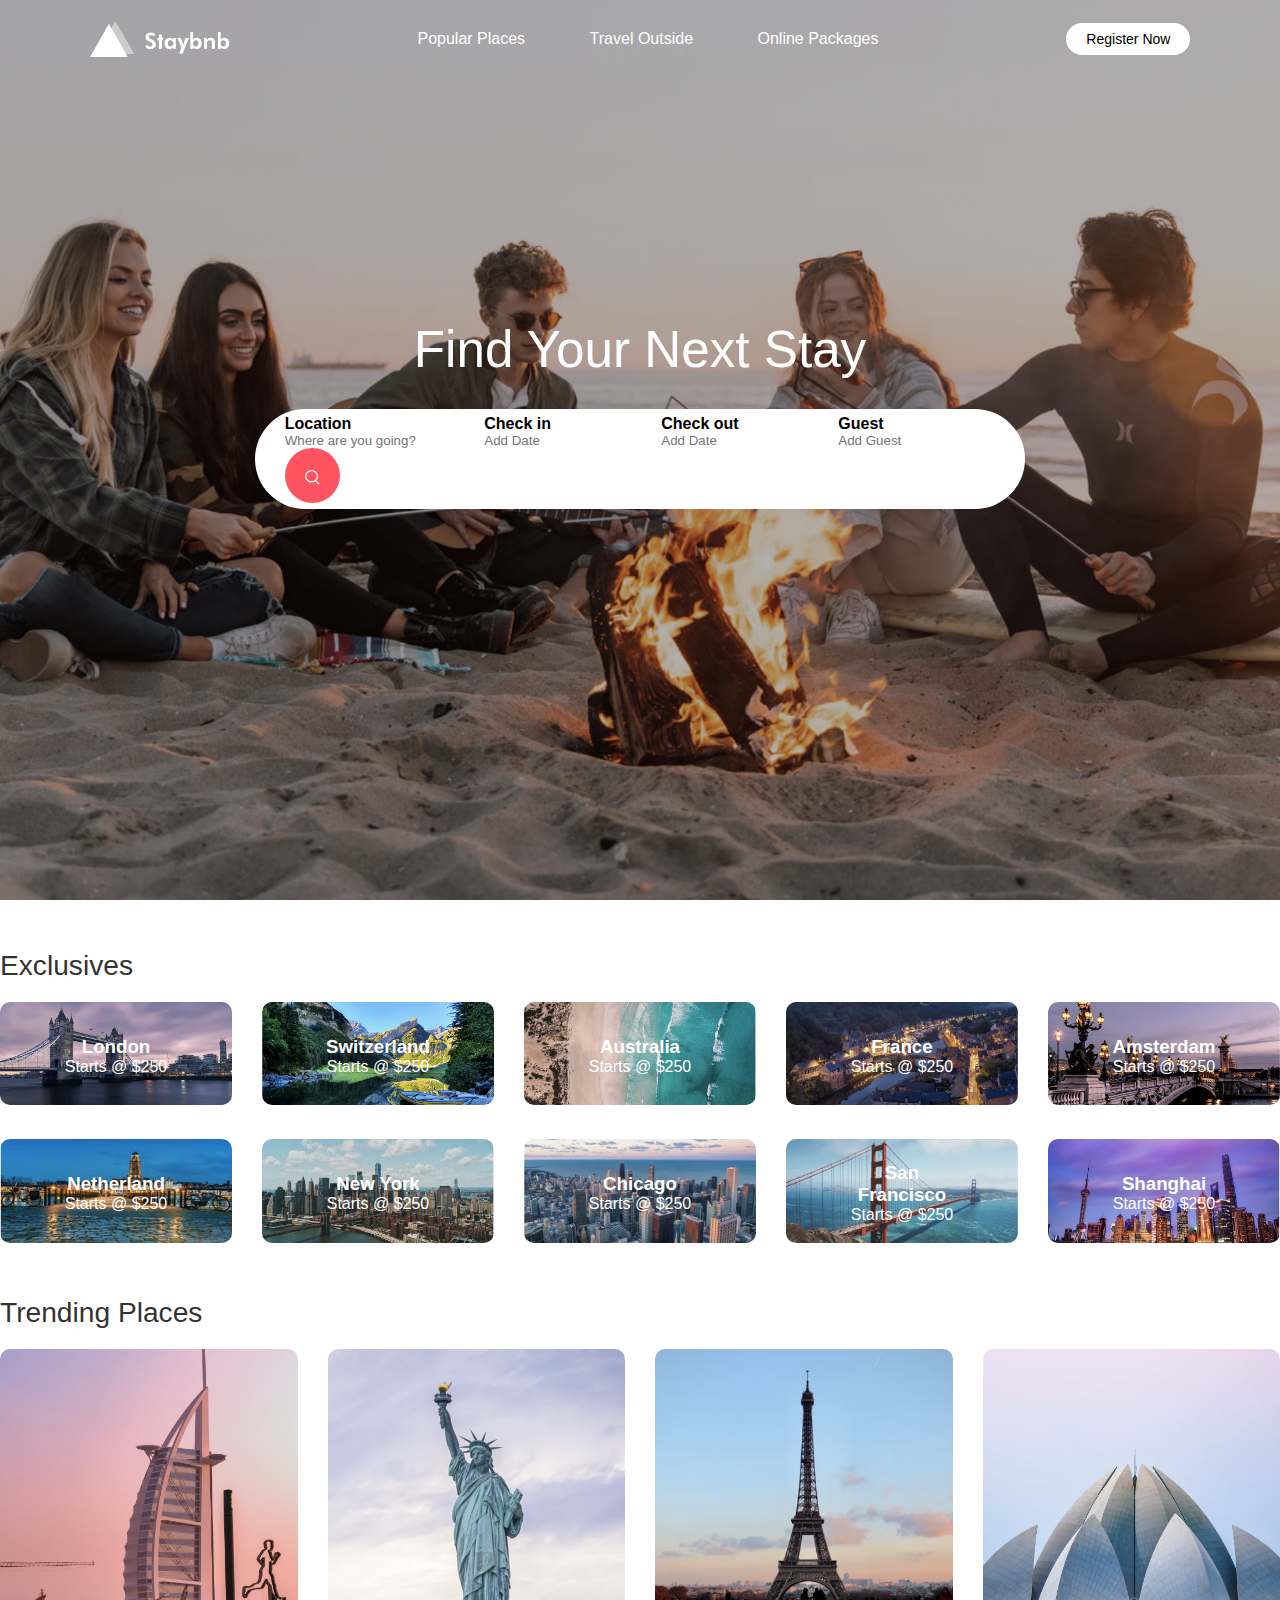
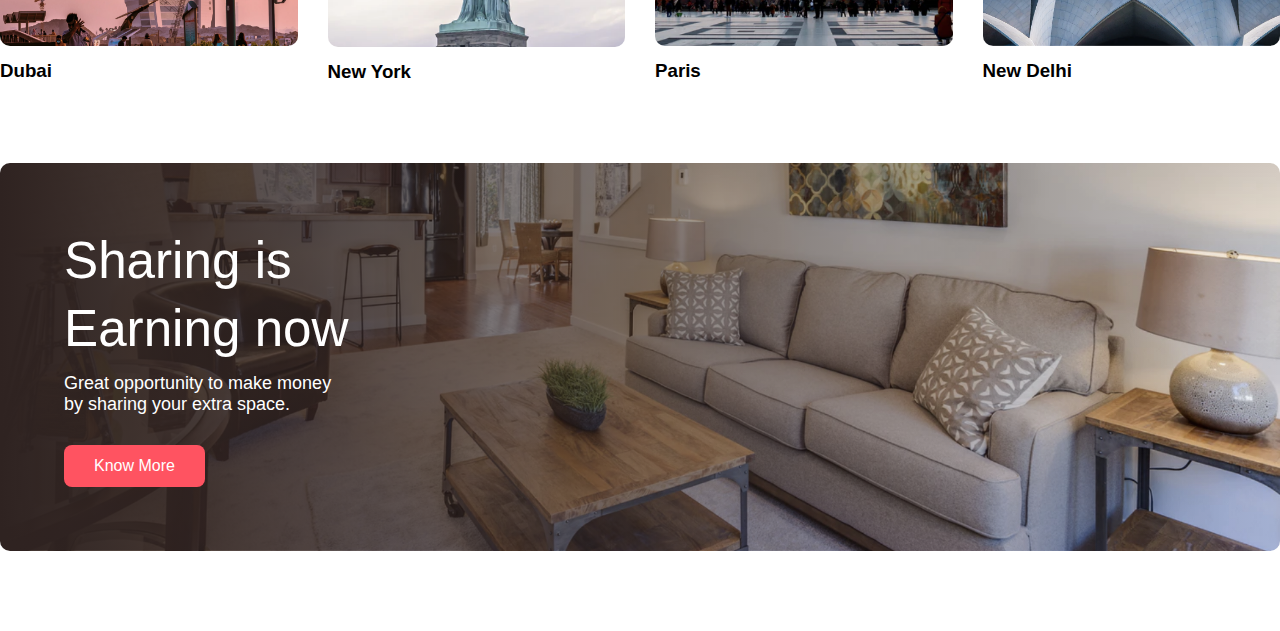
<file: index.html>
<!DOCTYPE html>
<html lang="en">
<head>
  <meta charset="UTF-8">
  <meta name="viewport" content="width=device-width, initial-scale=1.0">
  <title>Travel Website</title>
  <link rel="stylesheet" href="style.css">
</head>
<body>
  <header>
    <nav>
      <img src="images/logo.png" class="logo" alt="logo">
      <ul class="nav-links">
        <li href="#">Popular Places</li>
        <li href="#">Travel Outside</li>
        <li href="#">Online Packages</li>
      </ul>
      <a href="#" class="register-btn">Register Now</a>
    </nav>

    <div class="container">
      <h1>Find Your Next Stay</h1>
      <div class="search-bar">
        <form>
          <div class="location-input">
            <label  for="">Location</label>
            <input type="text" placeholder="Where are you going?">
          </div>
            <div>
              <label for="">Check in</label>
              <input type="text" placeholder="Add Date">
            </div>
            <div>
              <label for="">Check out</label>
              <input type="text" placeholder="Add Date">
            </div>
            <div>
            <label for="">Guest</label>
            <input type="text" placeholder="Add Guest">
          </div>
          <button type="submit"><img src="images/search.png" alt="search"></button>
        </form>
      </div>
    </div>
  </header>


    <h2 class="sub-title">Exclusives</h2>
    <div class="exclusives">
      <div>
        <img src="images/image-1.png" alt="">
        <span>
          <h3>London</h3>
          <p>Starts @ $250</p>
        </span>
      </div>
      <div>
        <img src="images/image-2.png" alt="">
        <span>
          <h3>Switzerland</h3>
          <p>Starts @ $250</p>
        </span>
      </div>
      <div>
        <img src="images/image-3.png" alt="">
        <span>
          <h3>Australia</h3>
          <p>Starts @ $250</p>
        </span>
      </div>
      <div>
        <img src="images/image-4.png" alt="">
        <span>
          <h3>France</h3>
          <p>Starts @ $250</p>
        </span>
      </div>
      <div>
        <img src="images/image-5.png" alt="">
        <span>
          <h3>Amsterdam</h3>
          <p>Starts @ $250</p>
        </span>
      </div>
      <div>
        <img src="images/image-6.png" alt="">
        <span>
          <h3>Netherland</h3>
          <p>Starts @ $250</p>
        </span>
      </div>
      <div>
        <img src="images/image-7.png" alt="">
        <span>
          <h3>New York</h3>
          <p>Starts @ $250</p>
        </span>
      </div>
      <div>
        <img src="images/image-8.png" alt="">
        <span>
          <h3>Chicago</h3>
          <p>Starts @ $250</p>
        </span>
      </div>
      <div>
        <img src="images/image-9.png" alt="">
        <span>
          <h3>San Francisco</h3>
          <p>Starts @ $250</p>
        </span>
      </div>
      <div>
        <img src="images/image-10.png" alt="">
        <span>
          <h3>Shanghai</h3>
          <p>Starts @ $250</p>
        </span>
      </div>
    </div>
  <h2 class="sub-title">Trending Places</h2>
  <div class="trending">
    <div>
      <img src="images/dubai.png">
      <h3>Dubai</h3>
    </div>
    <div>
      <img src="images/new-york.png">
      <h3>New York</h3>
    </div>
    <div>
      <img src="images/paris.png">
      <h3>Paris</h3>
    </div>
    <div>
      <img src="images/new-delhi.png">
      <h3>New Delhi</h3>
    </div>
  </div>

<div class="cta">
  <h3>Sharing is <br> Earning now</h3>
  <p>Great opportunity to make money <br> by sharing your extra space.</p>
  <a href="#" class="cta-btn">Know More</a>
</div>
</div>
</body>
</html>
</file>
<file: style.css>
*{
  margin: 0;
  padding: 0;
  box-sizing: border-box;
  font-family: 'poppins', sans-serif;
}
header{
  min-height: 100vh;
  width: 100%;
  background-image: linear-gradient(rgba(0,0,0,0.3), rgba(0,0,0,0.3)), url(images/banner.png);
  background-size: cover;
  background-position: center;
}

nav{
  display: flex;
  align-items: center;
  justify-content: space-between;
  padding: 20px 7%;
}
.logo{
  width:140px;
  cursor: pointer;
}

.nav-links li{
  list-style: none;
  display: inline-block;
  margin: 10px 30px;
  color: #fff;
} 
.register-btn{
  background-color: #fff;
  color: #000;
  padding: 8px 20px;
  border-radius: 20px;
  text-decoration: none;
  font-size: 14px;
}
.container{
  padding: 0 7%;
}

header h1{
  font-size: 4vw;
  font-weight: 500;
  color: #fff;
  text-align: center;
  padding-top: 22%;
}
.search-bar{
  background-color: #fff;
  width: 70%;
  margin: 30px auto;
  padding: 6px 10px 6px 30px;
  border-radius: 50px;
}
.search-bar form{
  display: flex;
  align-items: center;
  flex-wrap: wrap;
}
.search-bar form input{
  display: block;
  border: 0;
  outline: none;
  background: transparent;
}
.search-bar form button{
  background: #ff5361;
  width: 55px;
  height: 55px;
  border-radius: 50%;
  border: 0;
  outline: none;
  cursor: pointer;
}
.search-bar form button img{
  width: 15px;
  margin-top: 7px;
}
.location-input{
  flex: 1;
}
.search-bar form label{
  font-weight: 600;
}

.sub-title{
  margin: 50px 0 20px;
  font-size: 2.2vw;
  font-weight: 500;
  color: #333;
}
.exclusives{
  display: grid;
  grid-template-columns: repeat(auto-fit, minmax(200px, 1fr));
  grid-gap: 30px;
}
.exclusives div{
  position: relative;
}
.exclusives div img {
  width: 100%;
  border-radius: 10px;
}
.exclusives div span {
  position: absolute;
  top: 50%;
  left: 50%;
  transform: translate(-50%, -50%);
  text-align: center;
  color: #fff;
}
/* -------------------------- Trending Places----------------------------------- */
.trending{
  display: grid;
  grid-template-columns: repeat(auto-fit, minmax(200px, 1fr));
  grid-gap: 30px;
  margin-bottom: 30px;
}

.trending div img {
  width: 100%;
  border-radius: 10px;
}
.trending h3{
  font-weight: 600;
  margin-top: 10px;
}
/* ----------------------Call to Action--------------------------------- */
.cta{
  margin: 80px 0;
  background-image: linear-gradient(to right, #2f2321, transparent), url(images/banner-2.png);
  background-size: cover;
  background-position: center;
  border-radius: 10px;
  padding: 5%;
  color: #fff;
}

.cta h3{
  font-size: 4vw;
  line-height: 5.3vw;
  font-weight: 500;
}
.cta p{
  font-size: 18px;
  margin: 10px 0;
}
.cta-btn{
  background: #ff5361;
  color: #fff;
  text-decoration: none;
  padding: 12px 30px;
  border-radius: 8px;
  margin-top: 20px;
  display: inline-block;
}

/* ------------------------------------- Travelers Stories ---------------------- */
.stories{
  display: grid;
  grid-template-columns: repeat(auto-fit, minmax(200px, 1fr));
  grid-gap: 30px;
}
.stories div img{
  width: 100%;
  border-radius: 10px;
}
.stories div{
  position: relative;
  text-align: center;
}
.stories p {
  width: 80%;
  position: absolute;
  top: 50%;
  left: 50%;
  transform: translate(-50%, -50%);
  color: #fff;
  font-size: 26px;
}
.start-btn{
  text-decoration: none;
  background: #ff5361;
  color: #fff;
  width: 80%;
  max-width: 350px;
  display: block;
  text-align: center;
  margin: 60px auto;
  padding: 15px;
  border-radius: 30px;
}
/* ----------------------footer ----------------------- */
footer {
  margin: 80px 0 10px;
  text-align: center;
}
footer a {
  text-decoration: none;
  color: #999;
  font-size: 22px;
  margin: 0 10px;
}

footer hr {
  background-color: #999;
  height: 1px;
  width: 100%;
  border: 0;
  margin: 20px 0;
}
footer p {
  padding-bottom: 15px;
}
.active{
  position: relative;
}
.active::after{
  content: '';
  background-color: #fff;
  width: 25px;
  height: 2px;
  position: absolute;
  left: 50%;
  transform: translateX(-50%);
  bottom: -12px;
  border-radius: 2px;
}

nav .fa-bars{
  display: none;
}

/* ----------------------------For small screen devices------------------- */

@media only screen and (max-width: 700px){
  .logo{
    position: fixed;
    top: 4%;
    left: 7%;
  }

  nav{
    position:fixed;
    top: 0;
    z-index: 100;
    display: inline-block;
    width: 100%;
    padding: 100px 7% 0;
    background-color: #000;
    text-align: right;
    max-height: 100px;
    overflow: hidden;
    transition: max-height 0.5s;
  }
  nav .nav-links li{
    margin: 10px 0;
    display: block;

  }
  .register-btn{
    margin: 15px 0 30px;
    display: inline-block;
  }
  nav .fa-bars{
    display: block;
    position: fixed;
    top: 4%;
    right: 7%;
    color: #fff;
    font-size: 28px;
  }
  .active::after{
  left: -40px;
  transform: translate(0, 50%);
  bottom: 50%;
}
.hideMenu {
  max-height: 300px;
}
header h1{
padding-top: 200px;
font-size: 7vw;
}
.search-bar{
  max-width: 90%;
  margin: 30px auto;
  padding: 20px 10px 30px;
  border-radius: 5px;
  position: relative;
}
.search-bar form {
display: block;
}
.search-bar form input{
  border-bottom: 1px solid #ddd;
  width: 100%;
  margin-top: 10px;
  padding-bottom: 10px;

}
.search-bar form button{
  position: absolute;
  bottom: 0;
  left: 50%;
  transform: translate(-50%, 50%)
}
.sub-title{
  font-size: 6vw;
}
.cta{
  padding: 15% 5%;
}
.cta h3{
  font-size: 14px;
  line-height: 8vw;
}
.cta p{
  font-size: 14px;

}
.cta-btn{
  padding: 6px 15px;
  border-radius: 4px;
  margin-top: 10px;
  font-size: 14px;
}
.stories p{
  font-size: 22px;
}
.about-msg{
  font-size: 15px;
}

}
</file>
